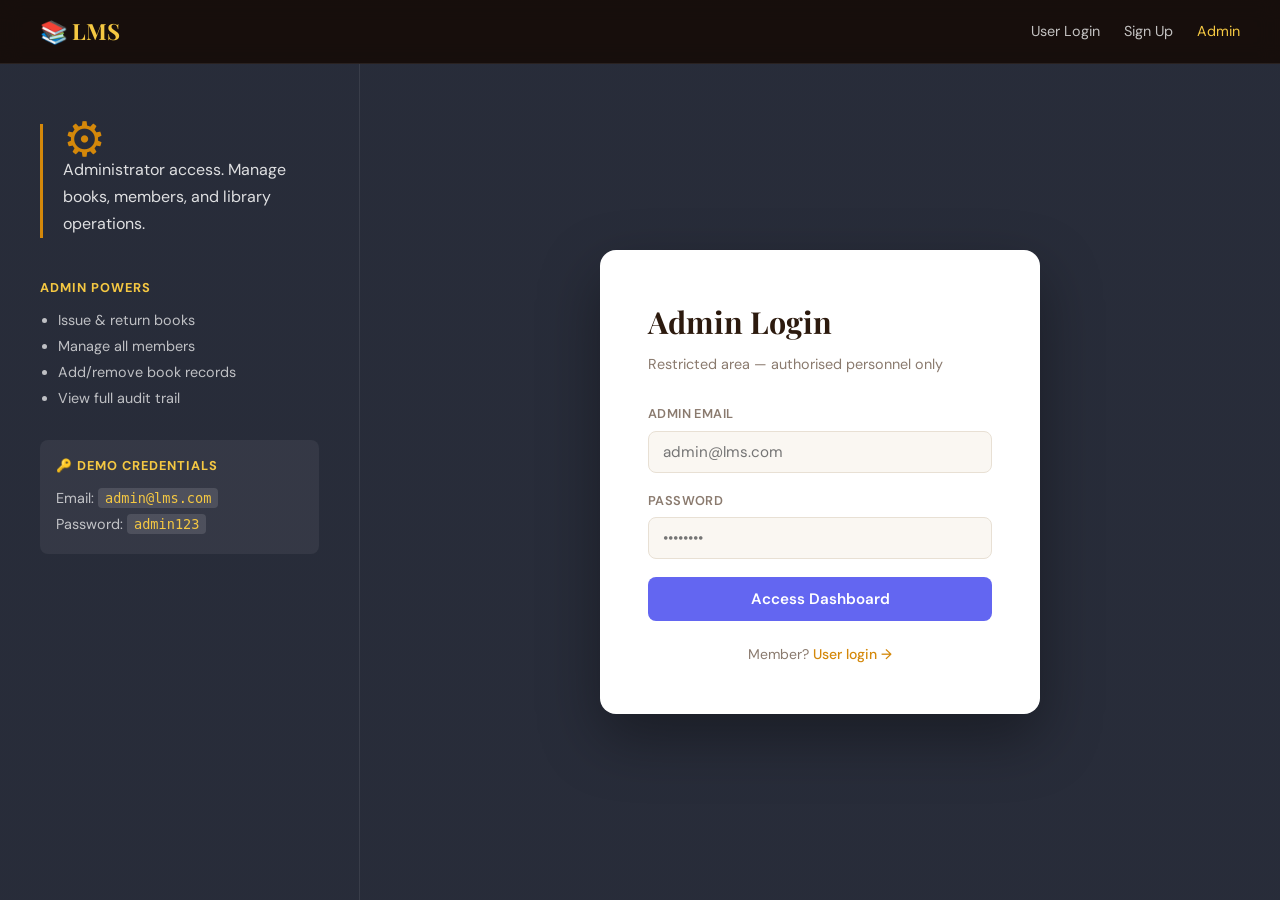
<file: admin-books.html>
<!DOCTYPE html>
<html lang="en">
<head>
  <meta charset="UTF-8">
  <meta name="viewport" content="width=device-width, initial-scale=1.0">
  <title>LMS — All Books</title>
  <link rel="preconnect" href="https://fonts.googleapis.com">
  <link href="https://fonts.googleapis.com/css2?family=Playfair+Display:wght@400;600;700&family=DM+Sans:wght@300;400;500&display=swap" rel="stylesheet">
  <link rel="stylesheet" href="style.css">
</head>
<body class="app-page admin-theme">

  <nav class="navbar app-navbar admin-navbar">
    <a class="brand" href="admin-dashboard.html">LMS Admin</a>
    <div class="nav-links">
      <a href="admin-dashboard.html">Dashboard</a>
      <a href="admin-members.html">Members</a>
      <a href="admin-books.html" class="active">Books</a>
      <a href="#" id="logoutBtn" class="logout-link">Logout</a>
    </div>
  </nav>

  <main class="app-main">
    <div class="app-header">
      <h1>Book Records</h1>
      <p class="app-subtitle">Complete history of all issued books.</p>
    </div>

    <div class="tab-bar">
      <button class="tab active" data-filter="issued">Active</button>
      <button class="tab" data-filter="returned">Returned</button>
      <button class="tab" data-filter="all">All</button>
    </div>

    <div class="section-card">
      <div id="booksTable"><p class="empty-hint">Loading...</p></div>
    </div>
  </main>

  <script src="app.js"></script>
  <script>
    requireAdmin();

    function renderBooks(filter) {
      var books = lms.getAllBooks();
      if (filter !== 'all') books = books.filter(function(b){ return b.status === filter; });
      var today = new Date().toISOString().split('T')[0];
      var container = document.getElementById('booksTable');
      if (!books.length) { container.innerHTML = '<p class="empty-hint">No records.</p>'; return; }
      var rows = books.map(function(b, i) {
        var overdue = b.status === 'issued' && b.dueDate && b.dueDate < today;
        var badgeClass = overdue ? 'badge-red' : (b.status === 'returned' ? 'badge-grey' : 'badge-green');
        var statusText = overdue ? 'Overdue' : (b.status === 'returned' ? 'Returned' : 'Active');
        var action = b.status === 'issued'
          ? '<button class="btn-small btn-return" data-id="' + b.id + '">Mark Returned</button>'
          : '—';
        return '<tr><td>' + (i+1) + '</td>'
          + '<td>' + escHtml(b.memberName||'--') + '</td>'
          + '<td><strong>' + escHtml(b.bookName) + '</strong></td>'
          + '<td>' + escHtml(b.bookAuthor) + '</td>'
          + '<td>' + escHtml(b.bookNo) + '</td>'
          + '<td>' + (b.issueDate||'--') + '</td><td>' + (b.dueDate||'--') + '</td>'
          + '<td><span class="badge ' + badgeClass + '">' + statusText + '</span></td>'
          + '<td>' + action + '</td></tr>';
      }).join('');
      container.innerHTML = '<table class="data-table"><thead><tr><th>#</th><th>Member</th><th>Book</th><th>Author</th><th>No.</th><th>Issued</th><th>Due</th><th>Status</th><th>Action</th></tr></thead><tbody>' + rows + '</tbody></table>';

      document.querySelectorAll('.btn-return').forEach(function(btn) {
        btn.addEventListener('click', function() {
          lms.returnBook(this.dataset.id);
          renderBooks(document.querySelector('.tab.active').dataset.filter);
        });
      });
    }

    renderBooks('issued');

    document.querySelectorAll('.tab').forEach(function(btn) {
      btn.addEventListener('click', function() {
        document.querySelectorAll('.tab').forEach(function(t){ t.classList.remove('active'); });
        this.classList.add('active');
        renderBooks(this.dataset.filter);
      });
    });

    document.getElementById('logoutBtn').addEventListener('click', function(e) {
      e.preventDefault(); lms.adminLogout(); window.location.href = 'admin-login.html';
    });
  </script>
</body>
</html>
</file>
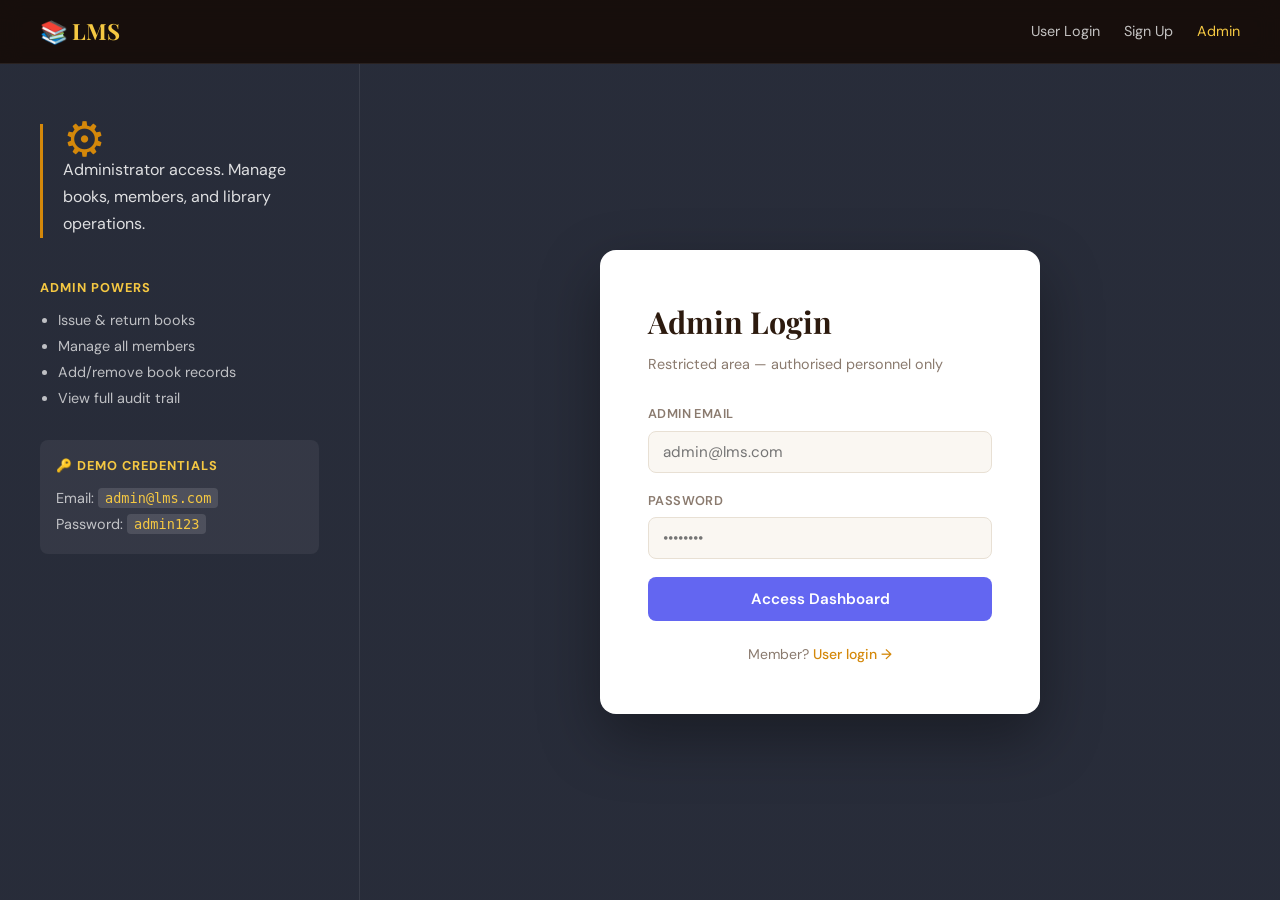
<file: admin-dashboard.html>
<!DOCTYPE html>
<html lang="en">
<head>
  <meta charset="UTF-8">
  <meta name="viewport" content="width=device-width, initial-scale=1.0">
  <title>LMS — Admin Dashboard</title>
  <link rel="preconnect" href="https://fonts.googleapis.com">
  <link href="https://fonts.googleapis.com/css2?family=Playfair+Display:wght@400;600;700&family=DM+Sans:wght@300;400;500&display=swap" rel="stylesheet">
  <link rel="stylesheet" href="style.css">
</head>
<body class="app-page admin-theme">

  <nav class="navbar app-navbar admin-navbar">
    <a class="brand" href="admin-dashboard.html">LMS Admin</a>
    <div class="nav-links">
      <a href="admin-dashboard.html" class="active">Dashboard</a>
      <a href="admin-members.html">Members</a>
      <a href="admin-books.html">Books</a>
      <a href="#" id="logoutBtn" class="logout-link">Logout</a>
    </div>
  </nav>

  <main class="app-main">
    <div class="app-header">
      <div>
        <h1>Admin Dashboard</h1>
        <p class="app-subtitle" id="adminWelcome">Library management overview.</p>
      </div>
    </div>

    <div class="stats-grid">
      <div class="stat-card">
        <div class="stat-icon">👥</div>
        <div class="stat-body">
          <div class="stat-value" id="statMembers">0</div>
          <div class="stat-label">Total Members</div>
        </div>
        <a href="admin-members.html" class="stat-link">Manage →</a>
      </div>
      <div class="stat-card">
        <div class="stat-icon">📚</div>
        <div class="stat-body">
          <div class="stat-value" id="statBooks">0</div>
          <div class="stat-label">Books Issued</div>
        </div>
        <a href="admin-books.html" class="stat-link">View all →</a>
      </div>
      <div class="stat-card">
        <div class="stat-icon">⏰</div>
        <div class="stat-body">
          <div class="stat-value" id="statAdminOverdue">0</div>
          <div class="stat-label">Overdue</div>
        </div>
      </div>
    </div>

    <!-- Issue a Book -->
    <div class="section-card">
      <h3>Issue a Book to Member</h3>
      <div id="issueMsg" class="msg-box hidden"></div>
      <form id="issueForm" class="inline-form">
        <div class="form-group">
          <label>Member Email</label>
          <input type="email" id="issueMemberEmail" placeholder="member@example.com" required>
        </div>
        <div class="form-group">
          <label>Book Name</label>
          <input type="text" id="issueBookName" placeholder="The Great Gatsby" required>
        </div>
        <div class="form-group">
          <label>Author</label>
          <input type="text" id="issueBookAuthor" placeholder="F. Scott Fitzgerald" required>
        </div>
        <div class="form-group">
          <label>Book Number</label>
          <input type="text" id="issueBookNo" placeholder="BK-001" required>
        </div>
        <div class="form-group">
          <label>Due Date</label>
          <input type="date" id="issueDueDate" required>
        </div>
        <button type="submit" class="btn-primary">Issue Book</button>
      </form>
    </div>

    <!-- All issued books -->
    <div class="section-card">
      <h3>All Active Issued Books</h3>
      <div id="allBooksTable"><p class="empty-hint">Loading...</p></div>
    </div>
  </main>

  <script src="app.js"></script>
  <script>
    requireAdmin();
    const admin = lms.getCurrentAdmin();
    document.getElementById('adminWelcome').textContent = 'Logged in as ' + admin.name;

    function refreshStats() {
      const users = lms.getAllUsers();
      const allBooks = lms.getAllBooks();
      const today = new Date().toISOString().split('T')[0];
      const issued  = allBooks.filter(function(b){ return b.status === 'issued'; });
      const overdue = issued.filter(function(b){ return b.dueDate && b.dueDate < today; });
      document.getElementById('statMembers').textContent      = users.length;
      document.getElementById('statBooks').textContent        = issued.length;
      document.getElementById('statAdminOverdue').textContent = overdue.length;
    }

    function renderAllBooks() {
      const allBooks = lms.getAllBooks().filter(function(b){ return b.status === 'issued'; });
      const today = new Date().toISOString().split('T')[0];
      const container = document.getElementById('allBooksTable');
      if (!allBooks.length) {
        container.innerHTML = '<p class="empty-hint">No active issued books.</p>';
        return;
      }
      var rows = allBooks.map(function(b, i) {
        var overdue = b.dueDate && b.dueDate < today;
        return '<tr><td>' + (i+1) + '</td>'
          + '<td>' + escHtml(b.memberName||b.memberId) + '</td>'
          + '<td><strong>' + escHtml(b.bookName) + '</strong></td>'
          + '<td>' + escHtml(b.bookAuthor) + '</td>'
          + '<td>' + escHtml(b.bookNo) + '</td>'
          + '<td>' + (b.issueDate||'--') + '</td>'
          + '<td>' + (b.dueDate||'--') + '</td>'
          + '<td><span class="badge ' + (overdue ? 'badge-red' : 'badge-green') + '">' + (overdue ? 'Overdue' : 'Active') + '</span></td>'
          + '<td><button class="btn-small btn-return" data-id="' + b.id + '">Mark Returned</button></td></tr>';
      }).join('');
      container.innerHTML = '<table class="data-table"><thead><tr><th>#</th><th>Member</th><th>Book</th><th>Author</th><th>Book No</th><th>Issued</th><th>Due</th><th>Status</th><th>Action</th></tr></thead><tbody>' + rows + '</tbody></table>';

      document.querySelectorAll('.btn-return').forEach(function(btn) {
        btn.addEventListener('click', function() {
          lms.returnBook(this.dataset.id);
          refreshStats();
          renderAllBooks();
        });
      });
    }

    // Set default due date to 14 days from today
    var dd = new Date(); dd.setDate(dd.getDate() + 14);
    document.getElementById('issueDueDate').value = dd.toISOString().split('T')[0];

    document.getElementById('issueForm').addEventListener('submit', function(e) {
      e.preventDefault();
      const result = lms.issueBook({
        memberEmail: document.getElementById('issueMemberEmail').value.trim(),
        bookName:    document.getElementById('issueBookName').value.trim(),
        bookAuthor:  document.getElementById('issueBookAuthor').value.trim(),
        bookNo:      document.getElementById('issueBookNo').value.trim(),
        dueDate:     document.getElementById('issueDueDate').value,
      });
      showMsg('issueMsg', result.message, result.success ? 'success' : 'error');
      if (result.success) { this.reset(); refreshStats(); renderAllBooks(); }
    });

    document.getElementById('logoutBtn').addEventListener('click', function(e) {
      e.preventDefault(); lms.adminLogout(); window.location.href = 'admin-login.html';
    });

    refreshStats();
    renderAllBooks();
  </script>
</body>
</html>
</file>
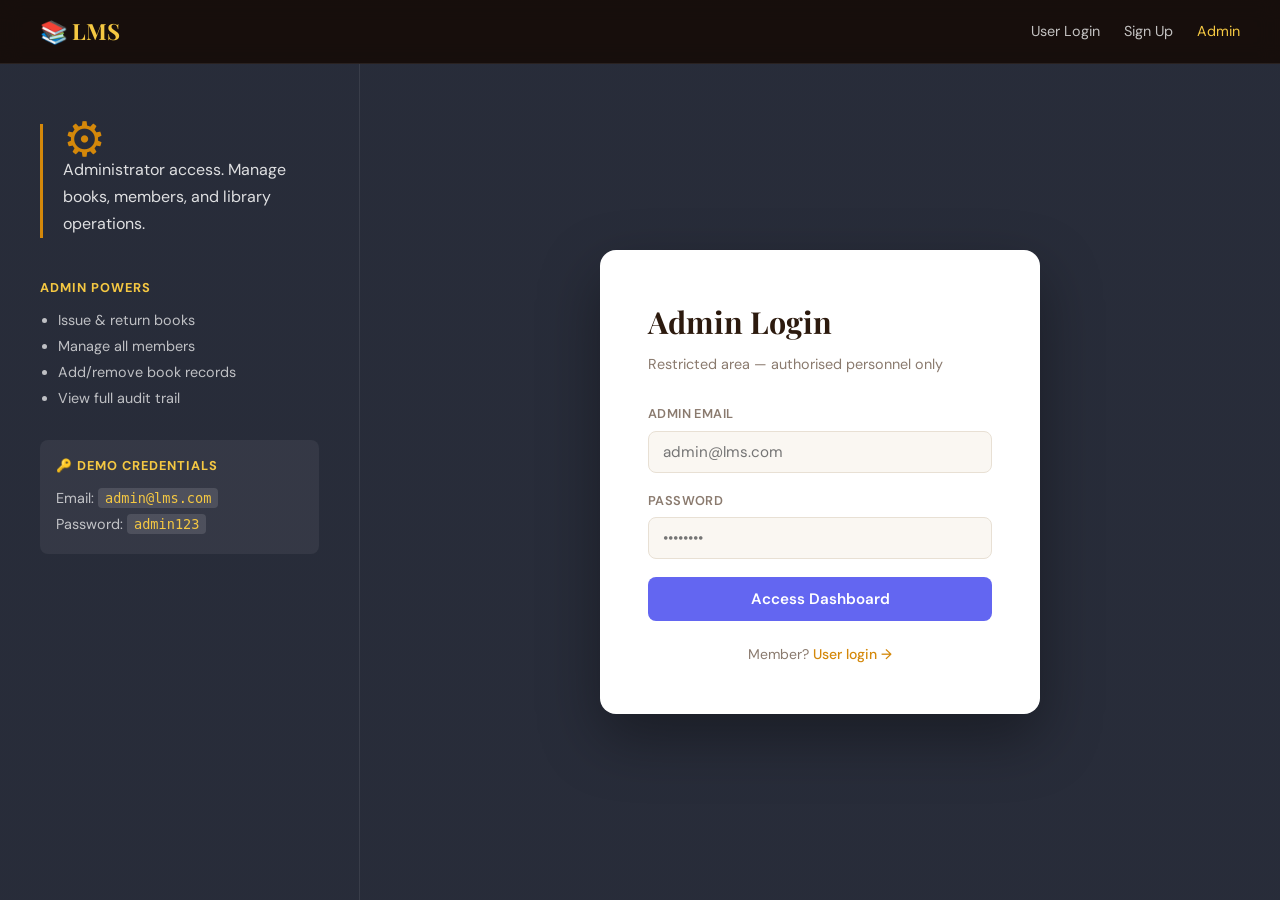
<file: admin-login.html>
<!DOCTYPE html>
<html lang="en">
<head>
  <meta charset="UTF-8">
  <meta name="viewport" content="width=device-width, initial-scale=1.0">
  <title>LMS — Admin Login</title>
  <link rel="preconnect" href="https://fonts.googleapis.com">
  <link href="https://fonts.googleapis.com/css2?family=Playfair+Display:wght@400;600;700&family=DM+Sans:wght@300;400;500&display=swap" rel="stylesheet">
  <link rel="stylesheet" href="style.css">
</head>
<body class="auth-page admin-theme">

  <div class="bg-overlay"></div>
  <div class="bg-texture"></div>

  <nav class="navbar">
    <a class="brand" href="index.html">📚 LMS</a>
    <div class="nav-links">
      <a href="lms.html">User Login</a>
      <a href="signup.html">Sign Up</a>
      <a href="admin-login.html" class="active">Admin</a>
    </div>
  </nav>

  <main class="auth-main">
    <div class="auth-sidebar">
      <div class="sidebar-content">
        <div class="quote-block">
          <span class="quote-mark">⚙</span>
          <p>Administrator access. Manage books, members, and library operations.</p>
        </div>
        <div class="library-info">
          <h4>Admin Powers</h4>
          <ul>
            <li>Issue &amp; return books</li>
            <li>Manage all members</li>
            <li>Add/remove book records</li>
            <li>View full audit trail</li>
          </ul>
        </div>
        <div class="library-info hint-box">
          <h4>🔑 Demo Credentials</h4>
          <p>Email: <code>admin@lms.com</code></p>
          <p>Password: <code>admin123</code></p>
        </div>
      </div>
    </div>

    <div class="auth-form-side">
      <div class="auth-card">
        <h2>Admin Login</h2>
        <p class="auth-subtitle">Restricted area — authorised personnel only</p>

        <div id="adminMsg" class="msg-box hidden"></div>

        <form id="adminLoginForm" novalidate>
          <div class="form-group">
            <label>Admin Email</label>
            <input type="email" id="adminEmail" placeholder="admin@lms.com" required>
          </div>
          <div class="form-group">
            <label>Password</label>
            <input type="password" id="adminPassword" placeholder="••••••••" required>
          </div>
          <button type="submit" class="btn-primary btn-admin">Access Dashboard</button>
        </form>

        <p class="auth-footer">
          Member? <a href="lms.html">User login →</a>
        </p>
      </div>
    </div>
  </main>

  <script src="app.js"></script>
  <script>
    if (lms.getCurrentAdmin()) window.location.href = 'admin-dashboard.html';

    document.getElementById('adminLoginForm').addEventListener('submit', function(e) {
      e.preventDefault();
      const email    = document.getElementById('adminEmail').value.trim();
      const password = document.getElementById('adminPassword').value.trim();
      const result   = lms.adminLogin(email, password);

      if (result.success) {
        window.location.href = 'admin-dashboard.html';
      } else {
        showMsg('adminMsg', result.message, 'error');
      }
    });
  </script>
</body>
</html>
</file>
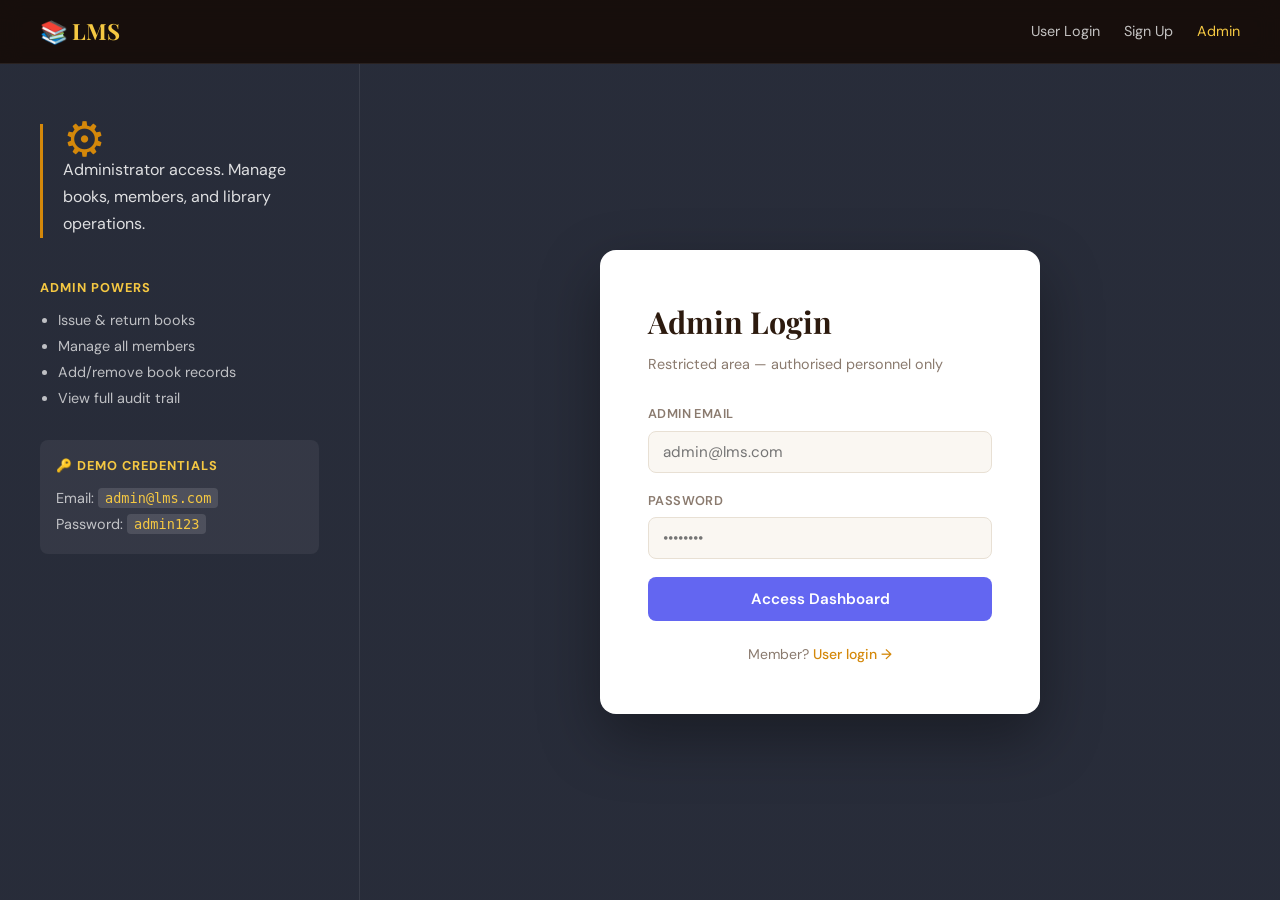
<file: admin-members.html>
<!DOCTYPE html>
<html lang="en">
<head>
  <meta charset="UTF-8">
  <meta name="viewport" content="width=device-width, initial-scale=1.0">
  <title>LMS — Members</title>
  <link rel="preconnect" href="https://fonts.googleapis.com">
  <link href="https://fonts.googleapis.com/css2?family=Playfair+Display:wght@400;600;700&family=DM+Sans:wght@300;400;500&display=swap" rel="stylesheet">
  <link rel="stylesheet" href="style.css">
</head>
<body class="app-page admin-theme">

  <nav class="navbar app-navbar admin-navbar">
    <a class="brand" href="admin-dashboard.html">LMS Admin</a>
    <div class="nav-links">
      <a href="admin-dashboard.html">Dashboard</a>
      <a href="admin-members.html" class="active">Members</a>
      <a href="admin-books.html">Books</a>
      <a href="#" id="logoutBtn" class="logout-link">Logout</a>
    </div>
  </nav>

  <main class="app-main">
    <div class="app-header">
      <h1>All Members</h1>
      <p class="app-subtitle">Registered library members.</p>
    </div>
    <div class="section-card">
      <div id="membersTable"><p class="empty-hint">Loading...</p></div>
    </div>
  </main>

  <script src="app.js"></script>
  <script>
    requireAdmin();

    function renderMembers() {
      const users = lms.getAllUsers();
      const container = document.getElementById('membersTable');
      if (!users.length) {
        container.innerHTML = '<p class="empty-hint">No members registered yet.</p>';
        return;
      }
      var rows = users.map(function(u, i) {
        var books = lms.getUserBooks(u.id).filter(function(b){ return b.status === 'issued'; }).length;
        return '<tr><td>' + (i+1) + '</td>'
          + '<td><strong>' + escHtml(u.name) + '</strong></td>'
          + '<td>' + escHtml(u.email) + '</td>'
          + '<td>' + escHtml(u.mobile||'--') + '</td>'
          + '<td>' + books + ' active</td>'
          + '<td><button class="btn-small btn-danger-sm" data-id="' + u.id + '">Remove</button></td></tr>';
      }).join('');
      container.innerHTML = '<table class="data-table"><thead><tr><th>#</th><th>Name</th><th>Email</th><th>Mobile</th><th>Books</th><th>Action</th></tr></thead><tbody>' + rows + '</tbody></table>';

      document.querySelectorAll('.btn-danger-sm').forEach(function(btn) {
        btn.addEventListener('click', function() {
          if (confirm('Remove this member? This cannot be undone.')) {
            lms.removeUser(this.dataset.id);
            renderMembers();
          }
        });
      });
    }

    renderMembers();

    document.getElementById('logoutBtn').addEventListener('click', function(e) {
      e.preventDefault(); lms.adminLogout(); window.location.href = 'admin-login.html';
    });
  </script>
</body>
</html>
</file>
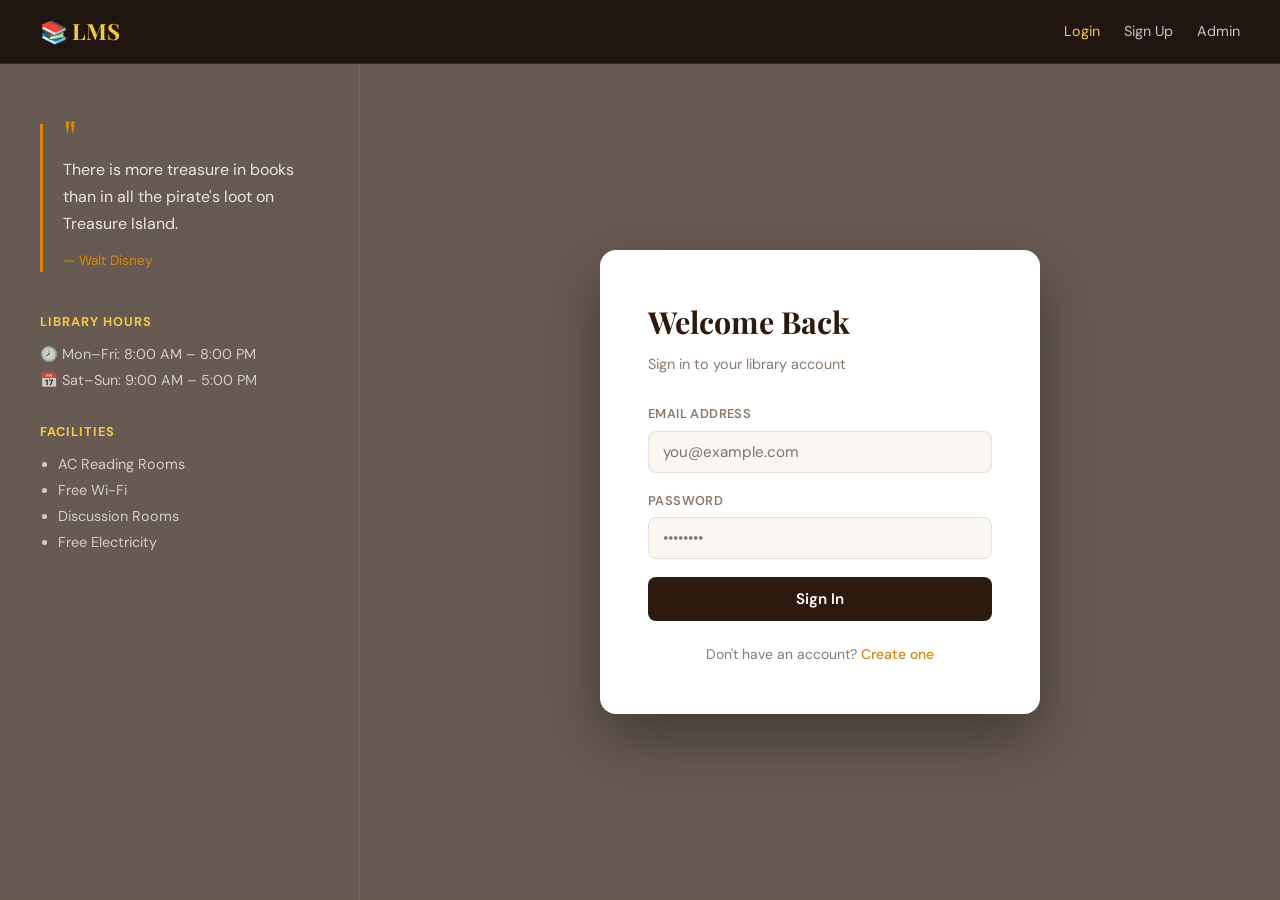
<file: lms.html>
<!DOCTYPE html>
<html lang="en">
<head>
  <meta charset="UTF-8">
  <meta name="viewport" content="width=device-width, initial-scale=1.0">
  <title>LMS — Library Management System</title>
  <link rel="preconnect" href="https://fonts.googleapis.com">
  <link href="https://fonts.googleapis.com/css2?family=Playfair+Display:wght@400;600;700&family=DM+Sans:wght@300;400;500&display=swap" rel="stylesheet">
  <link rel="stylesheet" href="style.css">
</head>
<body class="auth-page">

  <!-- Decorative background -->
  <div class="bg-overlay"></div>
  <div class="bg-texture"></div>

  <!-- ===== NAVBAR ===== -->
  <nav class="navbar">
    <a class="brand" href="index.html">📚 LMS</a>
    <div class="nav-links">
      <a href="lms.html" class="active">Login</a>
      <a href="signup.html">Sign Up</a>
      <a href="admin-login.html">Admin</a>
    </div>
  </nav>

  <!-- ===== LOGIN CARD ===== -->
  <main class="auth-main">
    <div class="auth-sidebar">
      <div class="sidebar-content">
        <div class="quote-block">
          <span class="quote-mark">"</span>
          <p>There is more treasure in books than in all the pirate's loot on Treasure Island.</p>
          <cite>— Walt Disney</cite>
        </div>
        <div class="library-info">
          <h4>Library Hours</h4>
          <p>🕗 Mon–Fri: 8:00 AM – 8:00 PM</p>
          <p>📅 Sat–Sun: 9:00 AM – 5:00 PM</p>
        </div>
        <div class="library-info">
          <h4>Facilities</h4>
          <ul>
            <li>AC Reading Rooms</li>
            <li>Free Wi-Fi</li>
            <li>Discussion Rooms</li>
            <li>Free Electricity</li>
          </ul>
        </div>
      </div>
    </div>

    <div class="auth-form-side">
      <div class="auth-card">
        <h2>Welcome Back</h2>
        <p class="auth-subtitle">Sign in to your library account</p>

        <!-- Error / success messages -->
        <div id="loginMsg" class="msg-box hidden"></div>

        <form id="loginForm" novalidate>
          <div class="form-group">
            <label>Email Address</label>
            <input type="email" id="loginEmail" placeholder="you@example.com" required>
          </div>
          <div class="form-group">
            <label>Password</label>
            <input type="password" id="loginPassword" placeholder="••••••••" required>
          </div>
          <button type="submit" class="btn-primary">Sign In</button>
        </form>

        <p class="auth-footer">
          Don't have an account? <a href="signup.html">Create one</a>
        </p>
      </div>
    </div>
  </main>

  <script src="app.js"></script>
  <script>
    // Redirect if already logged in
    if (lms.getCurrentUser()) window.location.href = 'dashboard.html';

    document.getElementById('loginForm').addEventListener('submit', function(e) {
      e.preventDefault();
      const email    = document.getElementById('loginEmail').value.trim();
      const password = document.getElementById('loginPassword').value.trim();
      const result   = lms.login(email, password);

      if (result.success) {
        window.location.href = 'dashboard.html';
      } else {
        showMsg('loginMsg', result.message, 'error');
      }
    });
  </script>
</body>
</html>
</file>
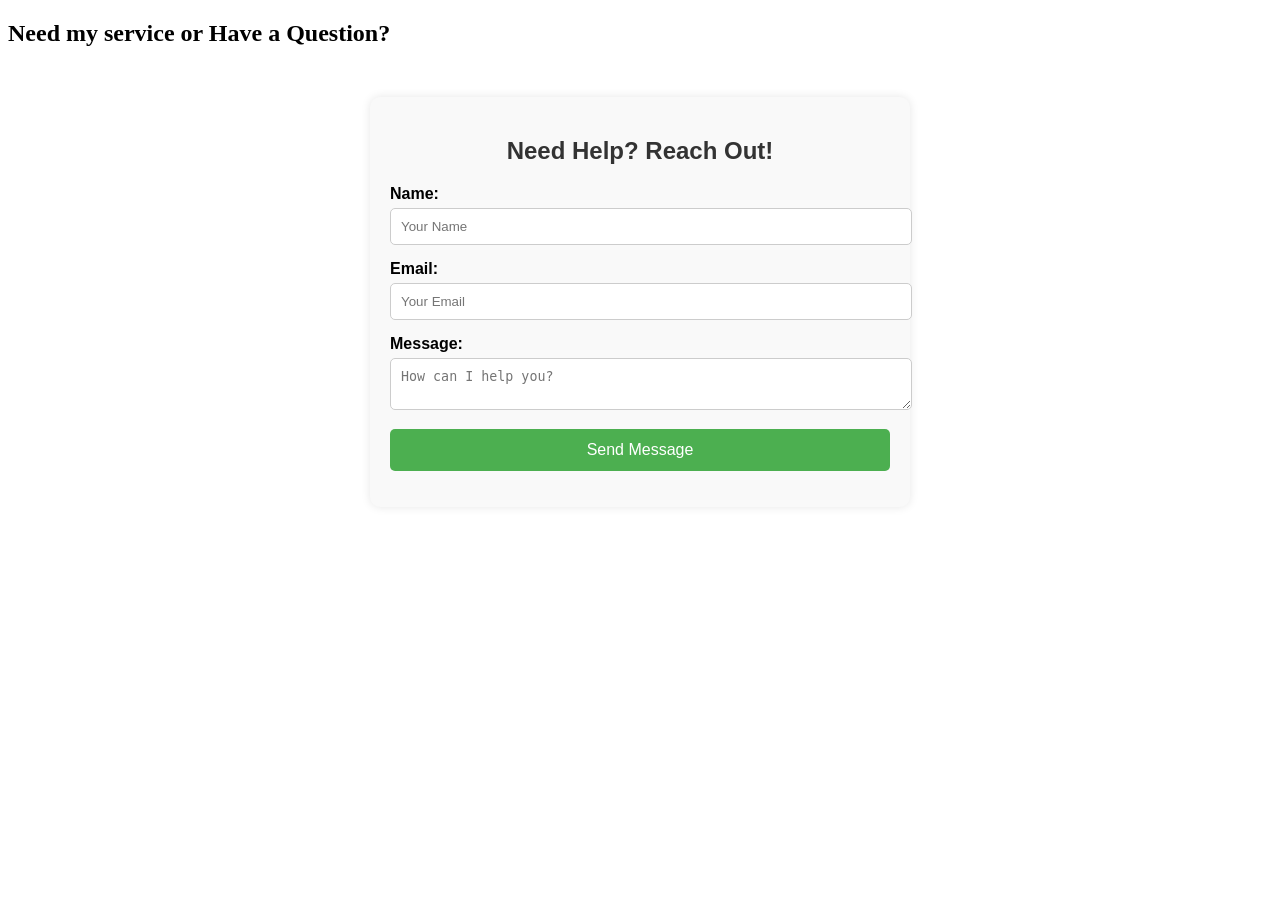
<file: request.html>
<!DOCTYPE html>
<html lang="en">
<head>
    <meta charset="UTF-8">
    <meta name="viewport" content="width=device-width, initial-scale=1.0">
    <title>request <form action=""></form></title>
    <style>
        #contact {
  max-width: 500px;
  margin: 50px auto;
  padding: 20px;
  border-radius: 10px;
  background-color: #f9f9f9;
  box-shadow: 0 0 10px rgba(0,0,0,0.1);
  font-family: Arial, sans-serif;
}

#contact h2 {
  text-align: center;
  margin-bottom: 20px;
  color: #333;
}

#contact label {
  display: block;
  margin-bottom: 5px;
  font-weight: bold;
}

#contact input,
#contact textarea {
  width: 100%;
  padding: 10px;
  margin-bottom: 15px;
  border: 1px solid #ccc;
  border-radius: 5px;
}

#contact button {
  background-color: #4CAF50;
  color: white;
  padding: 12px;
  border: none;
  border-radius: 5px;
  width: 100%;
  font-size: 16px;
  cursor: pointer;
}

#contact button:hover {
  background-color: #45a049;
}

#formMessage {
  text-align: center;
  margin-top: 10px;
  font-weight: bold;
}

    </style>
</head>
<body>
    <form action="onclick">
        <section id="reach-out">
  <h2>Need my service or Have a Question?</h2>
  <form id="reachOutForm">
    <section id="contact">
  <h2>Need Help? Reach Out!</h2>
  <form id="contactForm">
    <label for="name">Name:</label>
    <input type="text" id="name" name="name" placeholder="Your Name" required>

    <label for="email">Email:</label>
    <input type="email" id="email" name="email" placeholder="Your Email" required>

    <label for="message">Message:</label>
    <textarea id="message" name="message" placeholder="How can I help you?" required></textarea>

    <button type="submit">Send Message</button>
    <p id="formMessage"></p>
  </form>
</section>

  </form>
</section>

    </form>
    <script>
        const form = document.getElementById('contactForm');
const formMessage = document.getElementById('formMessage');

form.addEventListener('submit', function(e) {
  e.preventDefault(); // Prevent page reload

  const name = form.name.value.trim();
  const email = form.email.value.trim();
  const message = form.message.value.trim();

  if(name && email && message) {
    // Here you could send the data to backend or API
    formMessage.style.color = 'green';
    formMessage.textContent = "Thank you! Your message has been sent.";
    form.reset();
  } else {
    formMessage.style.color = 'red';
    formMessage.textContent = "Please fill out all fields.";
  }
});

    </script>
    
</body>
</html>
</file>
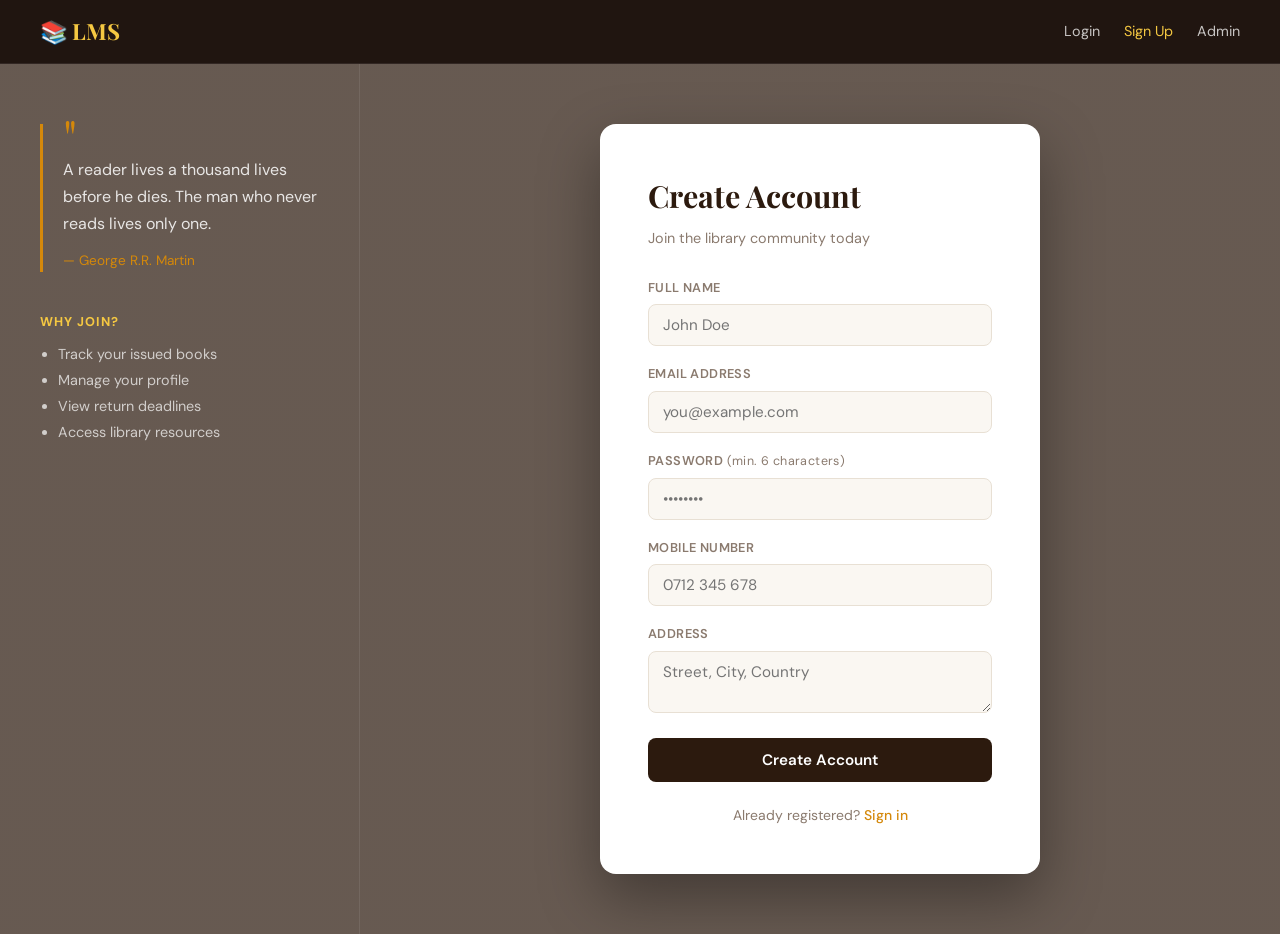
<file: signup.html>
<!DOCTYPE html>
<html lang="en">
<head>
  <meta charset="UTF-8">
  <meta name="viewport" content="width=device-width, initial-scale=1.0">
  <title>LMS — Sign Up</title>
  <link rel="preconnect" href="https://fonts.googleapis.com">
  <link href="https://fonts.googleapis.com/css2?family=Playfair+Display:wght@400;600;700&family=DM+Sans:wght@300;400;500&display=swap" rel="stylesheet">
  <link rel="stylesheet" href="style.css">
</head>
<body class="auth-page">

  <div class="bg-overlay"></div>
  <div class="bg-texture"></div>

  <nav class="navbar">
    <a class="brand" href="lms.html">📚 LMS</a>
    <div class="nav-links">
      <a href="lms.html">Login</a>
      <a href="signup.html" class="active">Sign Up</a>
      <a href="admin-login.html">Admin</a>
    </div>
  </nav>

  <main class="auth-main">
    <div class="auth-sidebar">
      <div class="sidebar-content">
        <div class="quote-block">
          <span class="quote-mark">"</span>
          <p>A reader lives a thousand lives before he dies. The man who never reads lives only one.</p>
          <cite>— George R.R. Martin</cite>
        </div>
        <div class="library-info">
          <h4>Why Join?</h4>
          <ul>
            <li>Track your issued books</li>
            <li>Manage your profile</li>
            <li>View return deadlines</li>
            <li>Access library resources</li>
          </ul>
        </div>
      </div>
    </div>

    <div class="auth-form-side">
      <div class="auth-card">
        <h2>Create Account</h2>
        <p class="auth-subtitle">Join the library community today</p>

        <div id="signupMsg" class="msg-box hidden"></div>

        <form id="signupForm" novalidate>
          <div class="form-group">
            <label>Full Name</label>
            <input type="text" id="regName" placeholder="John Doe" required>
          </div>
          <div class="form-group">
            <label>Email Address</label>
            <input type="email" id="regEmail" placeholder="you@example.com" required>
          </div>
          <div class="form-group">
            <label>Password <span class="hint">(min. 6 characters)</span></label>
            <input type="password" id="regPassword" placeholder="••••••••" minlength="6" required>
          </div>
          <div class="form-group">
            <label>Mobile Number</label>
            <input type="tel" id="regMobile" placeholder="0712 345 678" required>
          </div>
          <div class="form-group">
            <label>Address</label>
            <textarea id="regAddress" placeholder="Street, City, Country" rows="2" required></textarea>
          </div>
          <button type="submit" class="btn-primary">Create Account</button>
        </form>

        <p class="auth-footer">
          Already registered? <a href="lms.html">Sign in</a>
        </p>
      </div>
    </div>
  </main>

  <script src="app.js"></script>
  <script>
    if (lms.getCurrentUser()) window.location.href = 'dashboard.html';

    document.getElementById('signupForm').addEventListener('submit', function(e) {
      e.preventDefault();
      const data = {
        name:     document.getElementById('regName').value.trim(),
        email:    document.getElementById('regEmail').value.trim(),
        password: document.getElementById('regPassword').value.trim(),
        mobile:   document.getElementById('regMobile').value.trim(),
        address:  document.getElementById('regAddress').value.trim(),
      };

      if (data.password.length < 6) {
        return showMsg('signupMsg', 'Password must be at least 6 characters.', 'error');
      }

      const result = lms.register(data);
      if (result.success) {
        showMsg('signupMsg', 'Account created! Redirecting to login…', 'success');
        setTimeout(() => window.location.href = 'lms.html', 1500);
      } else {
        showMsg('signupMsg', result.message, 'error');
      }
    });
  </script>
</body>
</html>
</file>
<file: style.css>
/* 
╔═══════════════════════════════════════════════════════════════════════════╗
║                    LMS GLOBAL STYLESHEET                                 ║
║                                                                           ║
║  Theme: Warm Editorial Library - Cream, Deep Brown, Amber colors         ║
║  Typography: Playfair Display (headings) + DM Sans (body)                ║
║  Purpose: Complete styling for Library Management System (LMS) app       ║
║                                                                           ║
╚═══════════════════════════════════════════════════════════════════════════╝
*/

/* 
━━━━━━━━━━━━━━━━━━━━━━━━━━━━━━━━━━━━━━━━━━━━━━━━━━━━━━━━━━━━━━━━━━━━━━━━━━━
  1. CSS CUSTOM PROPERTIES (Variables)
━━━━━━━━━━━━━━━━━━━━━━━━━━━━━━━━━━━━━━━━━━━━━━━━━━━━━━━━━━━━━━━━━━━━━━━━━━━
*/
:root {
  /* Color Palette - Warm Editorial Theme */
  --cream:       #faf7f2;        /* Main background - warm off-white */
  --white:       #ffffff;        /* Pure white for cards */
  --brown-dark:  #2c1a0e;        /* Dark brown for text and buttons */
  --brown-mid:   #5c3d2e;        /* Medium brown for hover states */
  --amber:       #d4880a;        /* Primary accent color */
  --amber-light: #f5c842;        /* Light amber for highlights */
  --sage:        #4a7c6f;        /* Sage green (muted) */
  --red:         #c0392b;        /* Error/deletion red */
  --border:      #e8e0d4;        /* Light border lines */
  --muted:       #8a7a6e;        /* Muted text color */
  --card-shadow: 0 4px 24px rgba(44, 26, 14, 0.10); /* Soft shadow */

  /* Admin Theme Overrides - Dark mode for admin section */
  --admin-dark:  #0f172a;        /* Admin dark background */
  --admin-mid:   #1e293b;        /* Admin medium background */
  --admin-accent:#6366f1;        /* Admin accent - indigo */
  --admin-border:#334155;        /* Admin border color */
}

/* 
━━━━━━━━━━━━━━━━━━━━━━━━━━━━━━━━━━━━━━━━━━━━━━━━━━━━━━━━━━━━━━━━━━━━━━━━━━━
  2. GLOBAL RESET & BASE STYLES
━━━━━━━━━━━━━━━━━━━━━━━━━━━━━━━━━━━━━━━━━━━━━━━━━━━━━━━━━━━━━━━━━━━━━━━━━━━
*/
/* Reset all elements to prevent browser defaults from interfering */
*, *::before, *::after { 
  box-sizing: border-box;  /* Include padding/border in width calculations */
  margin: 0; 
  padding: 0; 
}

/* Body - Main container */
body {
  font-family: 'DM Sans', sans-serif;  /* Clean modern font for body text */
  font-size: 15px;                     /* Base font size */
  line-height: 1.6;                    /* Readable line spacing */
  color: var(--brown-dark);            /* Default text color */
  background-color: var(--cream);      /* Warm background */
}

/* 
━━━━━━━━━━━━━━━━━━━━━━━━━━━━━━━━━━━━━━━━━━━━━━━━━━━━━━━━━━━━━━━━━━━━━━━━━━━
  3. AUTHENTICATION PAGES
━━━━━━━━━━━━━━━━━━━━━━━━━━━━━━━━━━━━━━━━━━━━━━━━━━━━━━━━━━━━━━━━━━━━━━━━━━━
*/
/* Auth page - Background with library image and overlay */
.auth-page {
  /* Overlay image + semi-transparent dark gradient */
  background:
    linear-gradient(rgba(44, 26, 14, 0.72), rgba(44, 26, 14, 0.72)),
    url('https://img.freepik.com/free-photo/abundant-collection-antique-books-wooden-shelves-generated-by-ai_188544-29660.jpg?size=626&ext=jpg')
    no-repeat center center / cover;
  min-height: 100vh;  /* Full viewport height */
}

/* Admin auth page - Darker theme with different overlay */
.auth-page.admin-theme {
  background:
    linear-gradient(rgba(10, 15, 30, 0.88), rgba(10, 15, 30, 0.88)),
    url('https://img.freepik.com/free-photo/abundant-collection-antique-books-wooden-shelves-generated-by-ai_188544-29660.jpg?size=626&ext=jpg')
    no-repeat center center / cover;
}

/* 
━━━━━━━━━━━━━━━━━━━━━━━━━━━━━━━━━━━━━━━━━━━━━━━━━━━━━━━━━━━━━━━━━━━━━━━━━━━
  4. NAVIGATION BAR
━━━━━━━━━━━━━━━━━━━━━━━━━━━━━━━━━━━━━━━━━━━━━━━━━━━━━━━━━━━━━━━━━━━━━━━━━━━
*/
/* Main navbar container */
.navbar {
  display: flex;
  align-items: center;
  justify-content: space-between;
  padding: 0 40px;
  height: 64px;
  background: rgba(20, 10, 5, 0.85);    /* Semi-transparent dark brown */
  backdrop-filter: blur(10px);          /* Frosted glass effect */
  position: sticky;                     /* Sticky on scroll */
  top: 0;
  z-index: 100;                         /* Stay above other content */
  border-bottom: 1px solid rgba(255,255,255,0.08);
}

/* Brand/logo text in navbar */
.brand {
  font-family: 'Playfair Display', serif;  /* Elegant serif font */
  font-size: 1.4rem;
  font-weight: 700;
  color: var(--amber-light);               /* Golden color */
  text-decoration: none;
  letter-spacing: -0.3px;
}

/* Navigation links container */
.nav-links { 
  display: flex; 
  gap: 24px;                              /* Space between links */
  align-items: center; 
}

/* Individual nav links styling */
.nav-links a {
  color: rgba(255,255,255,0.75);          /* Semi-transparent white */
  text-decoration: none;
  font-size: 0.9rem;
  font-weight: 400;
  transition: color 0.2s;                 /* Smooth color transition */
}

/* Hover and active state for nav links */
.nav-links a:hover, 
.nav-links a.active { 
  color: var(--amber-light);              /* Highlight in golden */
}

/* Logout link styling - red to indicate action */
.logout-link { 
  color: #e07070 !important;              /* Muted red for logout */
}

/* App navbar - lighter background variant */
.app-navbar {
  background: var(--brown-dark);
}

/* Admin navbar - dark theme with accent */
.admin-navbar {
  background: var(--admin-dark) !important;
  border-bottom: 2px solid var(--admin-accent);
}

/* Admin theme brand styling */
.admin-navbar .brand { 
  color: #a5b4fc;                        /* Light indigo for admin */
}

/* Admin theme active link */
.admin-navbar .nav-links a.active { 
  color: #a5b4fc; 
}

/* 
━━━━━━━━━━━━━━━━━━━━━━━━━━━━━━━━━━━━━━━━━━━━━━━━━━━━━━━━━━━━━━━━━━━━━━━━━━━
  5. AUTH LAYOUT (Sidebar + Form)
━━━━━━━━━━━━━━━━━━━━━━━━━━━━━━━━━━━━━━━━━━━━━━━━━━━━━━━━━━━━━━━━━━━━━━━━━━━
*/
/* Main auth container - sidebar + form side-by-side */
.auth-main {
  display: flex;
  min-height: calc(100vh - 64px);  /* Full height minus navbar */
}

/* Left sidebar for quotes and info */
.auth-sidebar {
  width: 360px;
  flex-shrink: 0;                  /* Don't shrink on small screens */
  padding: 60px 40px;
  border-right: 1px solid rgba(255,255,255,0.08);
}

/* Sidebar content wrapper */
.sidebar-content { 
  max-width: 280px; 
}

/* Quote block styling */
.quote-block {
  position: relative;
  margin-bottom: 40px;
  padding-left: 20px;
  border-left: 3px solid var(--amber);  /* Left accent border */
}

/* Opening quote mark (large decorative) */
.quote-mark {
  font-family: 'Playfair Display', serif;
  font-size: 3rem;
  color: var(--amber);
  line-height: 0.5;
  display: block;
  margin-bottom: 8px;
}

/* Quote text */
.quote-block p    { 
  color: rgba(255,255,255,0.85); 
  font-size: 1rem; 
  line-height: 1.7; 
  margin-bottom: 10px; 
}

/* Quote attribution */
.quote-block cite { 
  color: var(--amber); 
  font-size: 0.85rem; 
  font-style: normal; 
}

/* Library info section in sidebar */
.library-info { 
  margin-top: 28px; 
}

/* Library info heading */
.library-info h4 { 
  color: var(--amber-light); 
  font-size: 0.8rem; 
  letter-spacing: 1px; 
  text-transform: uppercase; 
  margin-bottom: 10px; 
}

/* Library info text */
.library-info p, 
.library-info li { 
  color: rgba(255,255,255,0.7); 
  font-size: 0.9rem; 
  line-height: 1.8; 
}

/* Library info list */
.library-info ul { 
  padding-left: 18px; 
}

/* Hint box - for login hints */
.hint-box { 
  background: rgba(255,255,255,0.06);  /* Subtle background */
  padding: 16px; 
  border-radius: 8px; 
  margin-top: 28px; 
}

/* Code styling in hint box */
.hint-box code { 
  background: rgba(255,255,255,0.12); 
  padding: 2px 7px; 
  border-radius: 4px; 
  font-size: 0.85rem; 
  color: var(--amber-light); 
}

/* Right side - form container */
.auth-form-side {
  flex: 1;                              /* Grow to fill space */
  display: flex;
  align-items: center;
  justify-content: center;
  padding: 60px 40px;
}

/* Auth card - white form container */
.auth-card {
  background: var(--white);
  border-radius: 16px;
  padding: 48px;
  width: 100%;
  max-width: 440px;
  box-shadow: 0 24px 60px rgba(0,0,0,0.35);  /* Deep shadow */
}

/* Auth card heading */
.auth-card h2 {
  font-family: 'Playfair Display', serif;
  font-size: 1.9rem;
  color: var(--brown-dark);
  margin-bottom: 6px;
}

/* Subtitle in auth card */
.auth-subtitle { 
  color: var(--muted); 
  font-size: 0.9rem; 
  margin-bottom: 28px; 
}

/* Footer in auth card (login/signup link) */
.auth-footer   { 
  margin-top: 22px; 
  text-align: center; 
  color: var(--muted); 
  font-size: 0.875rem; 
}

/* Links in auth footer */
.auth-footer a { 
  color: var(--amber); 
  text-decoration: none; 
  font-weight: 500; 
}

/* Auth footer link hover */
.auth-footer a:hover { 
  text-decoration: underline; 
}


/* 
━━━━━━━━━━━━━━━━━━━━━━━━━━━━━━━━━━━━━━━━━━━━━━━━━━━━━━━━━━━━━━━━━━━━━━━━━━━
  6. FORM ELEMENTS
━━━━━━━━━━━━━━━━━━━━━━━━━━━━━━━━━━━━━━━━━━━━━━━━━━━━━━━━━━━━━━━━━━━━━━━━━━━
*/
/* Form group - wrapper around input + label */
.form-group { 
  margin-bottom: 18px; 
}

/* Form labels */
label {
  display: block;
  font-size: 0.8rem;
  font-weight: 600;
  letter-spacing: 0.4px;
  text-transform: uppercase;      /* All caps style */
  color: var(--muted);
  margin-bottom: 6px;
}

/* Hint text within label */
label .hint { 
  font-weight: 400; 
  text-transform: none; 
  font-size: 0.78rem; 
}

/* Text inputs, email, password, tel, date, textarea - unified styling */
input[type="text"],
input[type="email"],
input[type="password"],
input[type="tel"],
input[type="date"],
textarea {
  width: 100%;
  padding: 10px 14px;
  border: 1.5px solid var(--border);     /* Light border */
  border-radius: 8px;
  font-family: 'DM Sans', sans-serif;
  font-size: 0.95rem;
  color: var(--brown-dark);
  background: var(--cream);              /* Warm background */
  transition: border-color 0.2s, box-shadow 0.2s;
  outline: none;
}

/* Input focus state - highlights field on interaction */
input:focus, 
textarea:focus {
  border-color: var(--amber);            /* Golden highlight */
  box-shadow: 0 0 0 3px rgba(212, 136, 10, 0.15);  /* Subtle glow */
  background: #fff;                      /* Pure white on focus */
}

/* Disabled input - grayed out */
input:disabled {
  opacity: 0.55;
  cursor: not-allowed;
}

/* Textarea - allow vertical resize */
textarea { 
  resize: vertical; 
}

/* Primary button styling */
.btn-primary {
  display: block;
  width: 100%;
  padding: 12px 20px;
  background: var(--brown-dark);
  color: #fff;
  font-family: 'DM Sans', sans-serif;
  font-size: 0.95rem;
  font-weight: 600;
  border: none;
  border-radius: 8px;
  cursor: pointer;
  transition: background 0.2s, transform 0.1s;
  text-align: center;
  margin-top: 8px;
}

/* Primary button hover - darker and lifted */
.btn-primary:hover   { 
  background: var(--brown-mid); 
  transform: translateY(-1px);           /* Slight lift effect */
}

/* Primary button active - pressed effect */
.btn-primary:active  { 
  transform: translateY(0); 
}

/* Admin theme button - indigo instead of brown */
.btn-admin { 
  background: var(--admin-accent) !important; 
}

/* Admin button hover */
.btn-admin:hover { 
  background: #4f46e5 !important; 
}

/* 
━━━━━━━━━━━━━━━━━━━━━━━━━━━━━━━━━━━━━━━━━━━━━━━━━━━━━━━━━━━━━━━━━━━━━━━━━━━
  7. MESSAGES & ALERTS
━━━━━━━━━━━━━━━━━━━━━━━━━━━━━━━━━━━━━━━━━━━━━━━━━━━━━━━━━━━━━━━━━━━━━━━━━━━
*/
/* Message box base styling */
.msg-box { 
  display: none; 
  padding: 10px 16px; 
  border-radius: 8px; 
  font-size: 0.88rem; 
  margin-bottom: 18px; 
}

/* Error message - red styling */
.msg-error   { 
  background: #fef2f2;  /* Light red background */
  border: 1px solid #fca5a5;
  color: var(--red);    /* Red text */
  display: block; 
}

/* Success message - green styling */
.msg-success { 
  background: #f0fdf4;  /* Light green background */
  border: 1px solid #86efac;
  color: #166534;       /* Dark green text */
  display: block; 
}

/* Hidden utility class */
.hidden { 
  display: none !important; 
}

/* 
━━━━━━━━━━━━━━━━━━━━━━━━━━━━━━━━━━━━━━━━━━━━━━━━━━━━━━━━━━━━━━━━━━━━━━━━━━━
  8. APP LAYOUT
━━━━━━━━━━━━━━━━━━━━━━━━━━━━━━━━━━━━━━━━━━━━━━━━━━━━━━━━━━━━━━━━━━━━━━━━━━━
*/
/* Main app page container */
.app-page    { 
  background: var(--cream);              /* Warm background */
  min-height: 100vh;                     /* Full viewport height */
}

/* Admin theme variant - dark mode */
.admin-theme { 
  background: var(--admin-dark);         /* Dark background */
  color: #e2e8f0;                        /* Light text */
}

/* Main app content wrapper */
.app-main { 
  max-width: 1100px;                     /* Max content width */
  margin: 0 auto;                        /* Center content */
  padding: 40px 32px 80px; 
}

/* Page header section */
.app-header { 
  margin-bottom: 36px; 
}

/* Main heading in app header */
.app-header h1 {
  font-family: 'Playfair Display', serif;
  font-size: 2rem;
  color: var(--brown-dark);
  margin-bottom: 4px;
}

/* Admin theme header heading */
.admin-theme .app-header h1 { 
  color: #e2e8f0; 
}

/* Subtitle under heading */
.app-subtitle { 
  color: var(--muted); 
  font-size: 0.92rem; 
}

/* Admin theme subtitle */
.admin-theme .app-subtitle { 
  color: #94a3b8; 
}

/* 
━━━━━━━━━━━━━━━━━━━━━━━━━━━━━━━━━━━━━━━━━━━━━━━━━━━━━━━━━━━━━━━━━━━━━━━━━━━
  9. STAT CARDS
━━━━━━━━━━━━━━━━━━━━━━━━━━━━━━━━━━━━━━━━━━━━━━━━━━━━━━━━━━━━━━━━━━━━━━━━━━━
*/
/* Grid for stat cards - responsive layout */
.stats-grid {
  display: grid;
  grid-template-columns: repeat(auto-fill, minmax(240px, 1fr));  /* Auto-responsive */
  gap: 20px;
  margin-bottom: 32px;
}

/* Individual stat card */
.stat-card {
  background: var(--white);
  border-radius: 12px;
  padding: 24px;
  border: 1px solid var(--border);
  box-shadow: var(--card-shadow);
  display: flex;
  flex-direction: column;
  gap: 6px;
  transition: transform 0.2s, box-shadow 0.2s;
}

/* Stat card hover - lifts and shadows */
.stat-card:hover { 
  transform: translateY(-3px); 
  box-shadow: 0 8px 32px rgba(44,26,14,0.14); 
}

/* Admin theme stat card */
.admin-theme .stat-card { 
  background: var(--admin-mid); 
  border-color: var(--admin-border); 
}

/* Emoji/icon in stat card */
.stat-icon  { 
  font-size: 1.6rem; 
}

/* Large number value in stat */
.stat-value { 
  font-family: 'Playfair Display', serif;
  font-size: 2.4rem; 
  font-weight: 700; 
  color: var(--brown-dark); 
  line-height: 1; 
}

/* Admin theme stat value */
.admin-theme .stat-value { 
  color: #e2e8f0; 
}

/* Label below number */
.stat-label { 
  font-size: 0.8rem; 
  text-transform: uppercase; 
  letter-spacing: 0.5px; 
  color: var(--muted); 
}

/* Link in stat card */
.stat-link  { 
  font-size: 0.82rem; 
  color: var(--amber); 
  text-decoration: none; 
  margin-top: 8px; 
  font-weight: 500; 
}

/* Stat link hover */
.stat-link:hover { 
  text-decoration: underline; 
}

/* 
━━━━━━━━━━━━━━━━━━━━━━━━━━━━━━━━━━━━━━━━━━━━━━━━━━━━━━━━━━━━━━━━━━━━━━━━━━━
  10. SECTION CARDS
━━━━━━━━━━━━━━━━━━━━━━━━━━━━━━━━━━━━━━━━━━━━━━━━━━━━━━━━━━━━━━━━━━━━━━━━━━━
*/
/* Main content card */
.section-card {
  background: var(--white);
  border-radius: 12px;
  padding: 28px 32px;
  border: 1px solid var(--border);
  box-shadow: var(--card-shadow);
  margin-bottom: 24px;
}

/* Admin theme section card */
.admin-theme .section-card { 
  background: var(--admin-mid); 
  border-color: var(--admin-border); 
}

/* Heading inside section card */
.section-card h3 {
  font-family: 'Playfair Display', serif;
  font-size: 1.2rem;
  color: var(--brown-dark);
  margin-bottom: 20px;
  padding-bottom: 12px;
  border-bottom: 1px solid var(--border);  /* Separator line */
}

/* Admin theme section heading */
.admin-theme .section-card h3 { 
  color: #e2e8f0; 
  border-color: var(--admin-border); 
}

/* Narrow card variant - narrower max-width */
.narrow-card { 
  max-width: 520px; 
}


/* 
━━━━━━━━━━━━━━━━━━━━━━━━━━━━━━━━━━━━━━━━━━━━━━━━━━━━━━━━━━━━━━━━━━━━━━━━━━━
  11. ACTION BUTTONS
━━━━━━━━━━━━━━━━━━━━━━━━━━━━━━━━━━━━━━━━━━━━━━━━━━━━━━━━━━━━━━━━━━━━━━━━━━━
*/
/* Action buttons container */
.action-buttons { 
  display: flex; 
  flex-wrap: wrap;                       /* Stack on small screens */
  gap: 12px; 
}

/* Secondary action button */
.action-btn {
  display: inline-block;
  padding: 10px 20px;
  background: var(--cream);
  border: 1.5px solid var(--border);
  border-radius: 8px;
  color: var(--brown-dark);
  text-decoration: none;
  font-size: 0.88rem;
  font-weight: 500;
  transition: background 0.2s, border-color 0.2s;
}

/* Action button hover - highlights in golden */
.action-btn:hover { 
  background: var(--amber-light); 
  border-color: var(--amber); 
}

/* 
━━━━━━━━━━━━━━━━━━━━━━━━━━━━━━━━━━━━━━━━━━━━━━━━━━━━━━━━━━━━━━━━━━━━━━━━━━━
  12. BOOK ROWS
━━━━━━━━━━━━━━━━━━━━━━━━━━━━━━━━━━━━━━━━━━━━━━━━━━━━━━━━━━━━━━━━━━━━━━━━━━━
*/
/* Book row - horizontal layout for book info and actions */
.book-row {
  display: flex;
  align-items: center;
  justify-content: space-between;
  padding: 12px 0;
  border-bottom: 1px solid var(--border);
}

/* Admin theme book row */
.admin-theme .book-row { 
  border-color: var(--admin-border); 
}

/* Last book row - remove bottom border */
.book-row:last-child { 
  border-bottom: none; 
}

/* Book info section in row */
.book-row-info strong { 
  display: block; 
  font-size: 0.95rem; 
  color: var(--brown-dark); 
}

/* Admin theme book info text */
.admin-theme .book-row-info strong { 
  color: #e2e8f0; 
}

/* Metadata in book row (author, ISBN, etc) */
.book-meta { 
  font-size: 0.82rem; 
  color: var(--muted); 
}

/* 
━━━━━━━━━━━━━━━━━━━━━━━━━━━━━━━━━━━━━━━━━━━━━━━━━━━━━━━━━━━━━━━━━━━━━━━━━━━
  13. DATA TABLES
━━━━━━━━━━━━━━━━━━━━━━━━━━━━━━━━━━━━━━━━━━━━━━━━━━━━━━━━━━━━━━━━━━━━━━━━━━━
*/
/* Main table wrapper */
.data-table { 
  width: 100%; 
  border-collapse: collapse; 
  font-size: 0.875rem; 
}

/* Table header cells */
.data-table th {
  text-align: left;
  padding: 10px 12px;
  font-size: 0.72rem;
  text-transform: uppercase;            /* All caps headers */
  letter-spacing: 0.5px;
  color: var(--muted);
  background: var(--cream);              /* Subtle background */
  border-bottom: 2px solid var(--border);
}

/* Admin theme table header */
.admin-theme .data-table th { 
  background: rgba(255,255,255,0.04); 
  color: #94a3b8; 
  border-color: var(--admin-border); 
}

/* Table data cells */
.data-table td { 
  padding: 12px 12px; 
  border-bottom: 1px solid var(--border); 
  vertical-align: middle; 
  color: var(--brown-dark); 
}

/* Admin theme table data */
.admin-theme .data-table td { 
  color: #cbd5e1; 
  border-color: var(--admin-border); 
}

/* Last row - no bottom border */
.data-table tr:last-child td { 
  border-bottom: none; 
}

/* Table row hover - highlights row */
.data-table tr:hover td { 
  background: rgba(212,136,10,0.04);    /* Subtle amber tint */
}

/* Admin theme table hover */
.admin-theme .data-table tr:hover td { 
  background: rgba(255,255,255,0.03); 
}

/* 
━━━━━━━━━━━━━━━━━━━━━━━━━━━━━━━━━━━━━━━━━━━━━━━━━━━━━━━━━━━━━━━━━━━━━━━━━━━
  14. BADGES - Status indicators
━━━━━━━━━━━━━━━━━━━━━━━━━━━━━━━━━━━━━━━━━━━━━━━━━━━━━━━━━━━━━━━━━━━━━━━━━━━
*/
/* Badge base style */
.badge {
  display: inline-block;
  padding: 3px 10px;
  border-radius: 20px;
  font-size: 0.75rem;
  font-weight: 600;
  letter-spacing: 0.2px;
}

/* Green badge - success/active status */
.badge-green { 
  background: #d1fae5;   /* Light green */
  color: #065f46;        /* Dark green text */
}

/* Red badge - error/returned status */
.badge-red   { 
  background: #fee2e2;   /* Light red */
  color: #991b1b;        /* Dark red text */
}

/* Grey badge - neutral/pending status */
.badge-grey  { 
  background: #f3f4f6;   /* Light grey */
  color: #6b7280;        /* Dark grey text */
}

/* 
━━━━━━━━━━━━━━━━━━━━━━━━━━━━━━━━━━━━━━━━━━━━━━━━━━━━━━━━━━━━━━━━━━━━━━━━━━━
  15. TAB BAR
━━━━━━━━━━━━━━━━━━━━━━━━━━━━━━━━━━━━━━━━━━━━━━━━━━━━━━━━━━━━━━━━━━━━━━━━━━━
*/
/* Tab bar container */
.tab-bar { 
  display: flex; 
  gap: 4px;                              /* Minimal spacing between tabs */
  margin-bottom: 20px; 
}

/* Individual tab button */
.tab {
  padding: 8px 20px;
  border: 1.5px solid var(--border);
  border-radius: 8px;
  background: transparent;
  color: var(--muted);
  font-family: 'DM Sans', sans-serif;
  font-size: 0.875rem;
  cursor: pointer;
  transition: background 0.2s, color 0.2s, border-color 0.2s;
}

/* Active tab or hover state */
.tab.active, 
.tab:hover { 
  background: var(--brown-dark);         /* Dark background */
  color: #fff;                           /* White text */
  border-color: var(--brown-dark); 
}

/* Admin theme active tab */
.admin-theme .tab.active, 
.admin-theme .tab:hover { 
  background: var(--admin-accent);       /* Indigo for admin */
  border-color: var(--admin-accent); 
}

/* 
━━━━━━━━━━━━━━━━━━━━━━━━━━━━━━━━━━━━━━━━━━━━━━━━━━━━━━━━━━━━━━━━━━━━━━━━━━━
  16. PROFILE DETAILS
━━━━━━━━━━━━━━━━━━━━━━━━━━━━━━━━━━━━━━━━━━━━━━━━━━━━━━━━━━━━━━━━━━━━━━━━━━━
*/
/* Profile avatar circle */
.profile-avatar {
  width: 72px; 
  height: 72px;
  border-radius: 50%;
  background: var(--brown-dark);
  color: var(--amber-light);
  font-family: 'Playfair Display', serif;
  font-size: 2rem;
  display: flex; 
  align-items: center; 
  justify-content: center;
  margin: 0 auto 28px;  /* Centered */
}

/* Profile detail row - label + value side-by-side */
.profile-detail-row {
  display: flex;
  align-items: flex-start;
  padding: 14px 0;
  border-bottom: 1px solid var(--border);
  gap: 20px;
}

/* Last detail row - no bottom border */
.profile-detail-row:last-of-type { 
  border-bottom: none; 
}

/* Detail label - fixed width */
.detail-label { 
  flex-shrink: 0; 
  width: 90px; 
  font-size: 0.78rem; 
  text-transform: uppercase; 
  letter-spacing: 0.4px; 
  color: var(--muted); 
  padding-top: 2px; 
}

/* Detail value text */
.detail-value { 
  color: var(--brown-dark); 
  font-size: 0.95rem; 
}

/* 
━━━━━━━━━━━━━━━━━━━━━━━━━━━━━━━━━━━━━━━━━━━━━━━━━━━━━━━━━━━━━━━━━━━━━━━━━━━
  17. INLINE FORMS (Admin Section)
━━━━━━━━━━━━━━━━━━━━━━━━━━━━━━━━━━━━━━━━━━━━━━━━━━━━━━━━━━━━━━━━━━━━━━━━━━━
*/
/* Inline form - two-column grid layout */
.inline-form { 
  display: grid; 
  grid-template-columns: 1fr 1fr;        /* Two equal columns */
  gap: 16px; 
}

/* Form groups in inline form - no margin */
.inline-form .form-group { 
  margin-bottom: 0; 
}

/* Button in inline form - spans both columns */
.inline-form button { 
  grid-column: 1 / -1; 
}

/* 
━━━━━━━━━━━━━━━━━━━━━━━━━━━━━━━━━━━━━━━━━━━━━━━━━━━━━━━━━━━━━━━━━━━━━━━━━━━
  18. SMALL BUTTONS
━━━━━━━━━━━━━━━━━━━━━━━━━━━━━━━━━━━━━━━━━━━━━━━━━━━━━━━━━━━━━━━━━━━━━━━━━━━
*/
/* Small compact button style */
.btn-small {
  padding: 5px 12px;
  border: none;
  border-radius: 6px;
  font-size: 0.78rem;
  font-weight: 600;
  cursor: pointer;
  transition: opacity 0.2s;
}

/* Small button hover - fade out effect */
.btn-small:hover { 
  opacity: 0.85; 
}

/* Return action button - green */
.btn-return     { 
  background: #d1fae5;   /* Light green */
  color: #065f46; 
}

/* Danger action button - red */
.btn-danger-sm  { 
  background: #fee2e2;   /* Light red */
  color: #991b1b; 
}

/* 
━━━━━━━━━━━━━━━━━━━━━━━━━━━━━━━━━━━━━━━━━━━━━━━━━━━━━━━━━━━━━━━━━━━━━━━━━━━
  19. EMPTY STATE
━━━━━━━━━━━━━━━━━━━━━━━━━━━━━━━━━━━━━━━━━━━━━━━━━━━━━━━━━━━━━━━━━━━━━━━━━━━
*/
/* Empty state message - for pages with no data */
.empty-hint { 
  color: var(--muted); 
  font-size: 0.9rem; 
  text-align: center; 
  padding: 28px 0; 
}

/* 
━━━━━━━━━━━━━━━━━━━━━━━━━━━━━━━━━━━━━━━━━━━━━━━━━━━━━━━━━━━━━━━━━━━━━━━━━━━
  20. RESPONSIVE DESIGN (Mobile)
━━━━━━━━━━━━━━━━━━━━━━━━━━━━━━━━━━━━━━━━━━━━━━━━━━━━━━━━━━━━━━━━━━━━━━━━━━━
*/
@media (max-width: 768px) {
  /* Hide sidebar on mobile auth pages */
  .auth-sidebar { 
    display: none; 
  }
  
  /* Adjust auth form container padding */
  .auth-form-side { 
    padding: 32px 20px; 
  }
  
  /* Reduce auth card padding on mobile */
  .auth-card { 
    padding: 32px 24px; 
  }
  
  /* Reduce navbar padding */
  .navbar { 
    padding: 0 20px; 
  }
  
  /* Reduce main app padding */
  .app-main { 
    padding: 24px 16px 60px; 
  }
  
  /* Single column for inline forms */
  .inline-form { 
    grid-template-columns: 1fr; 
  }
  
  /* Smaller font in tables */
  .data-table { 
    font-size: 0.78rem; 
  }
  
  /* Tighter table cell padding */
  .data-table th, 
  .data-table td { 
    padding: 8px 8px; 
  }
}
</file>
